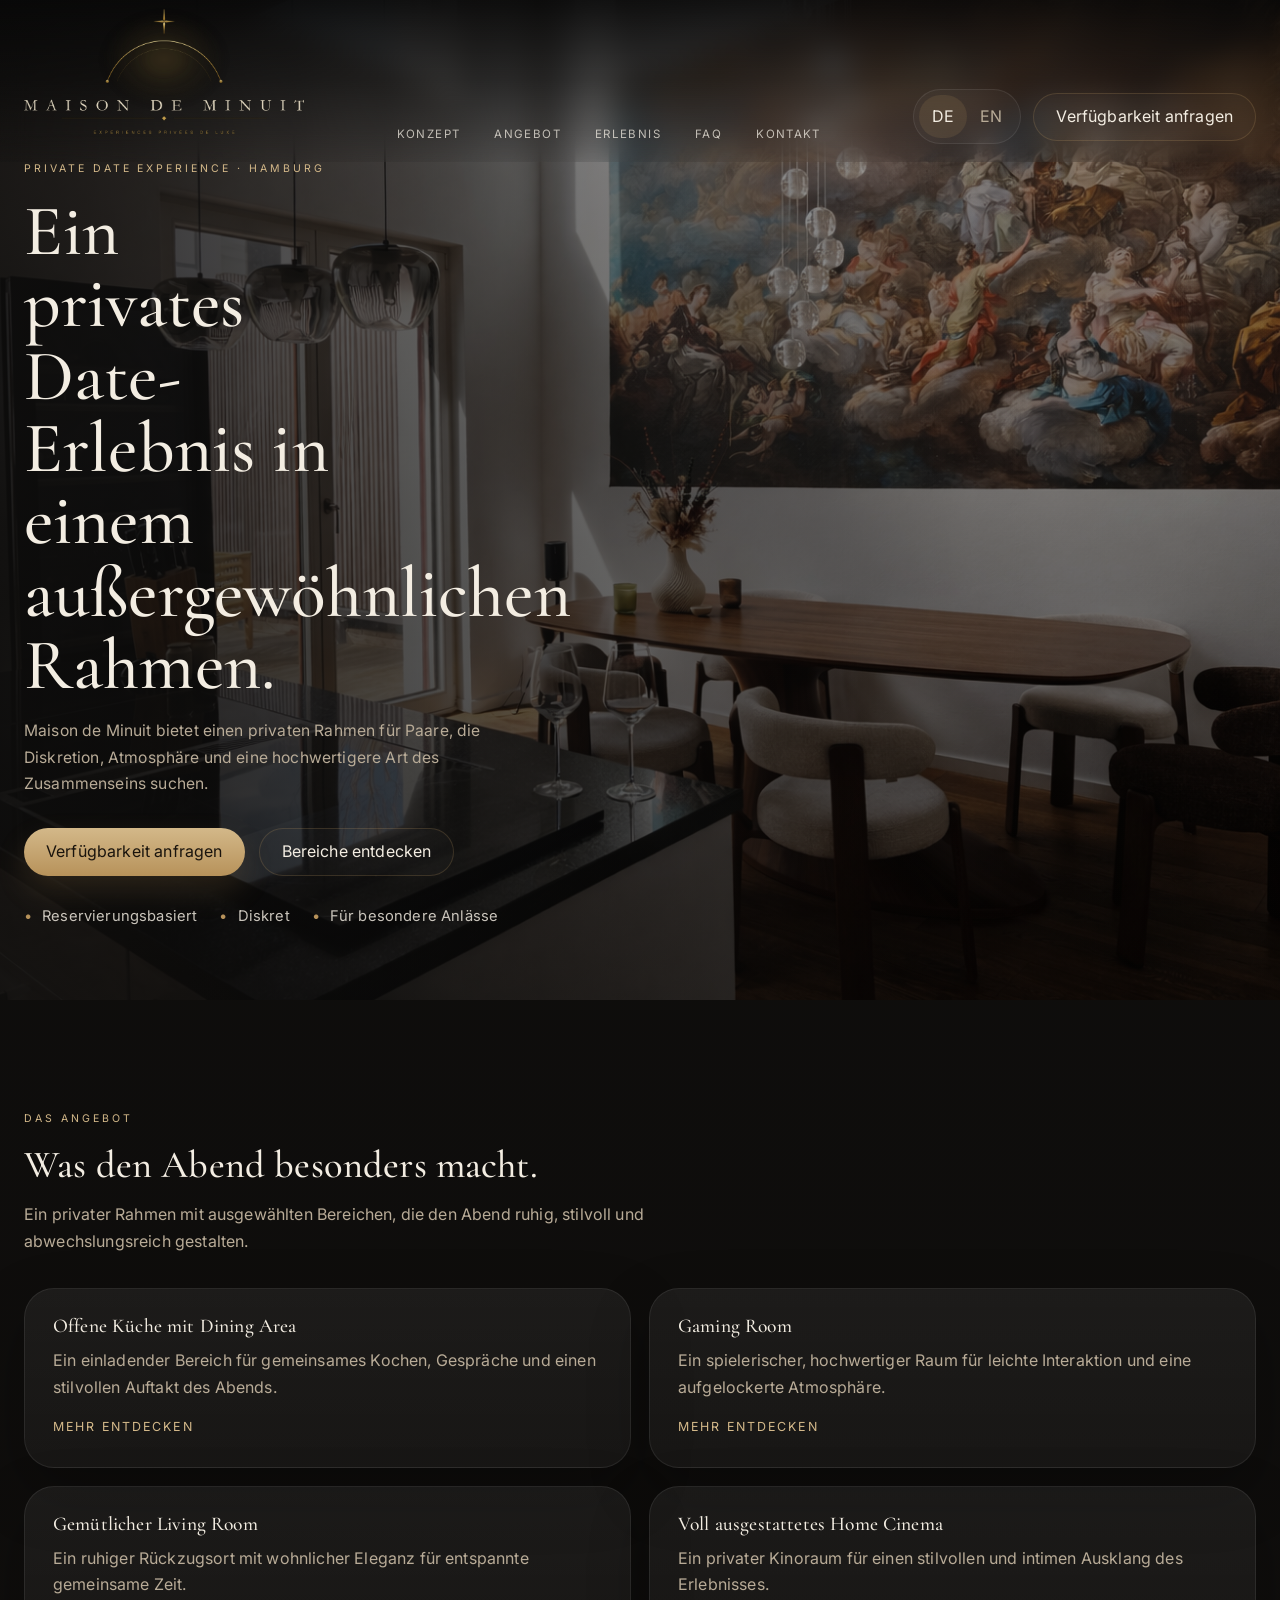
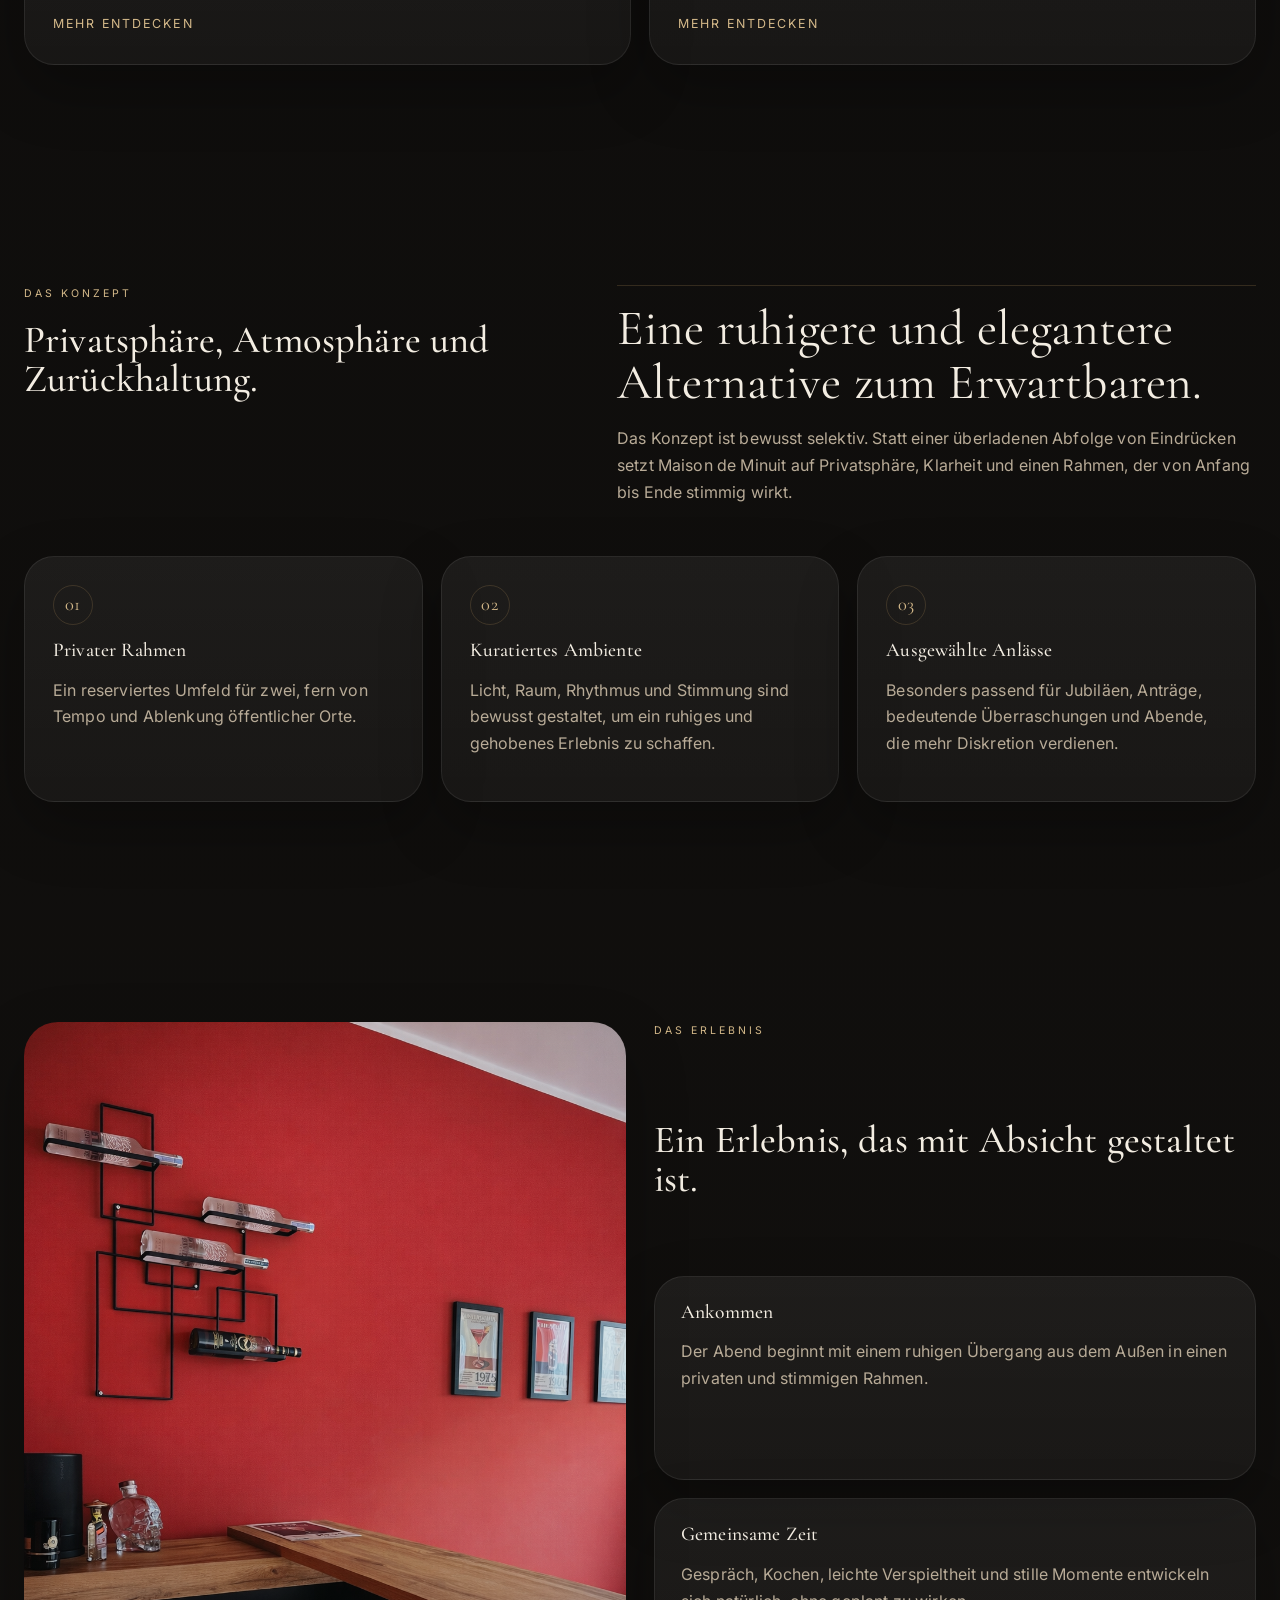
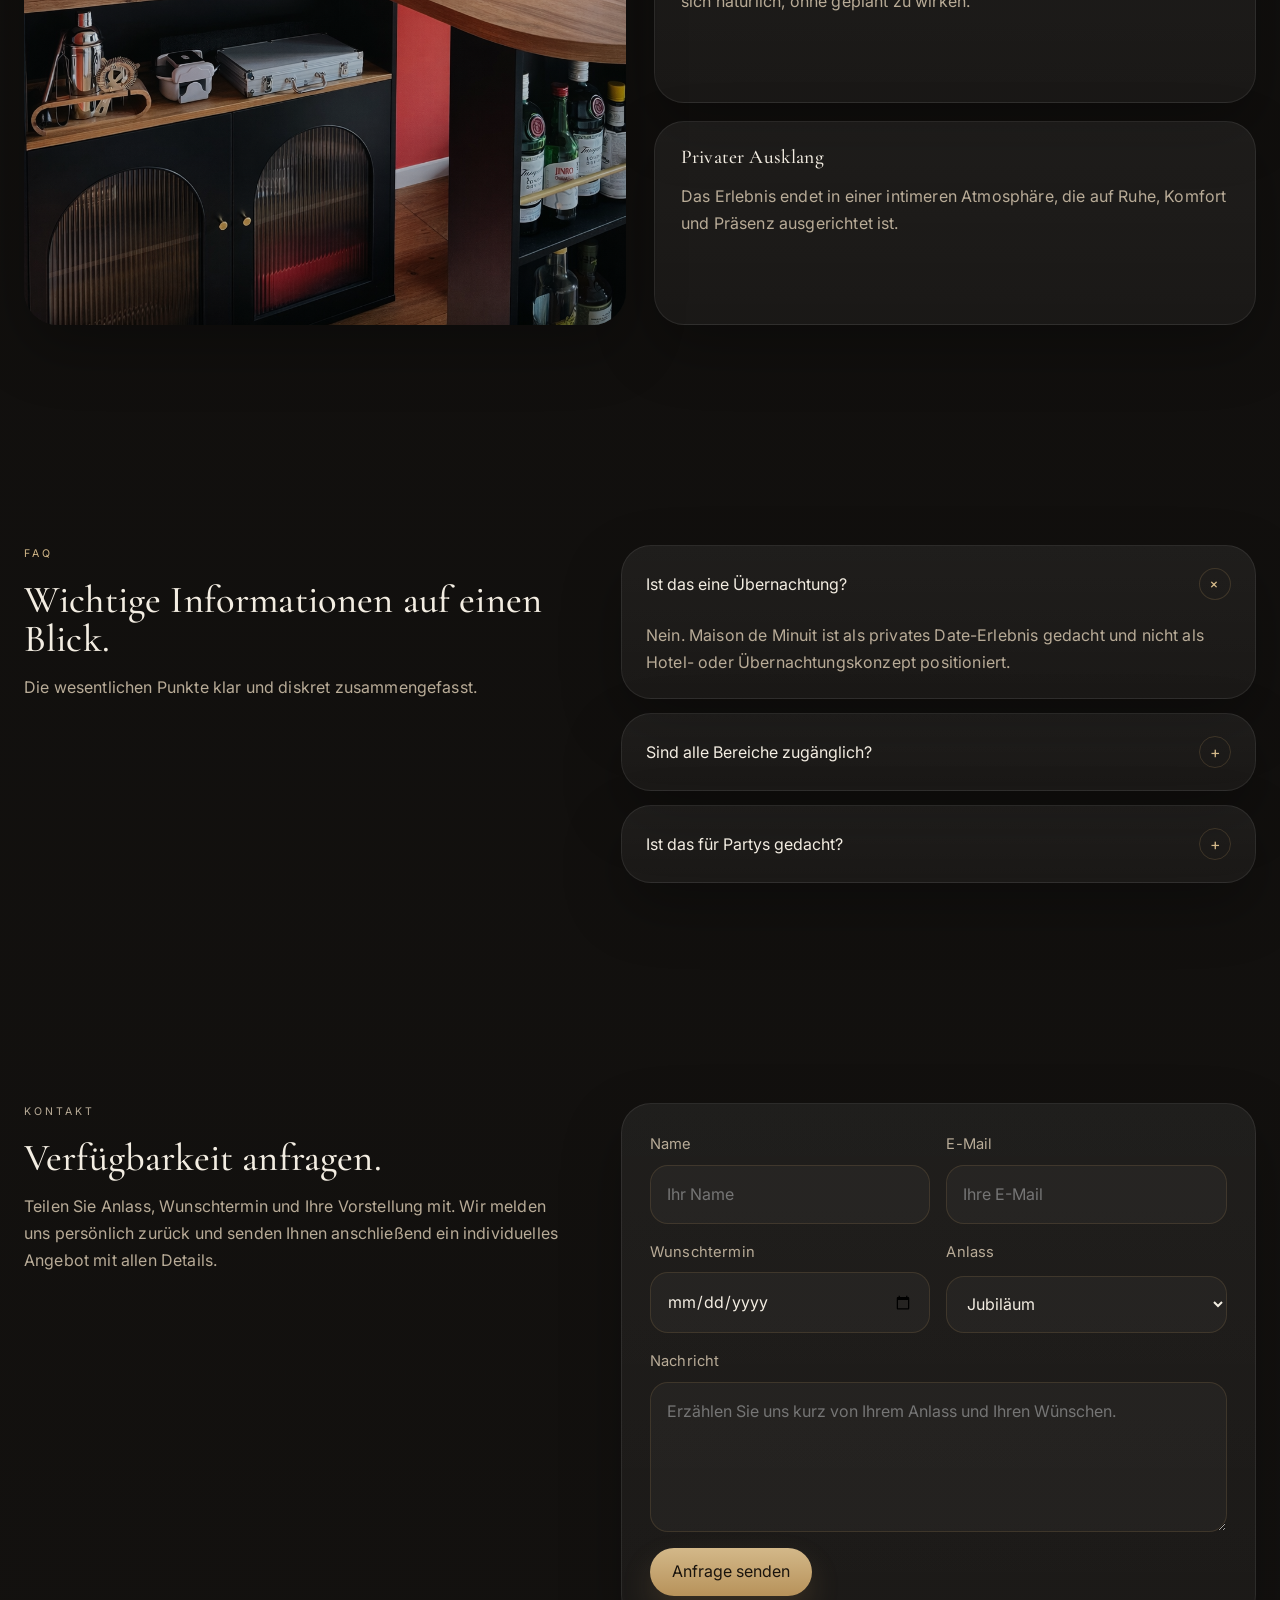
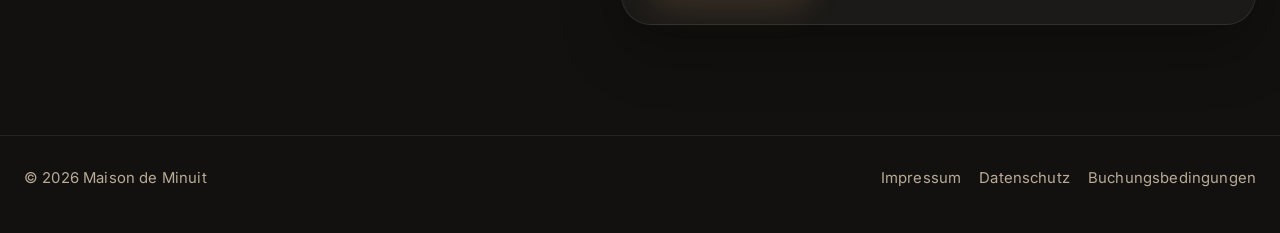
<file: index.html>
<!DOCTYPE html>
<html lang="de">
<head>
  <meta charset="UTF-8" />
  <meta name="viewport" content="width=device-width, initial-scale=1.0" />
  <title>Maison de Minuit</title>
  <meta name="description" content="Maison de Minuit – Private Date-Erlebnisse in Hamburg." />
  <link rel="preconnect" href="https://fonts.googleapis.com">
  <link rel="preconnect" href="https://fonts.gstatic.com" crossorigin>
  <link href="https://fonts.googleapis.com/css2?family=Cormorant+Garamond:wght@400;500;600;700&family=Inter:wght@300;400;500&display=swap" rel="stylesheet">
  <link rel="stylesheet" href="styles.css" />
</head>
<body>
  <header class="site-header">
    <div class="container header-inner">
      <a href="#top" class="brand" aria-label="Maison de Minuit">
        <img src="images/logo-transparent.png" alt="Maison de Minuit logo" class="brand-logo" />
      </a>

      <nav class="desktop-nav" aria-label="Hauptnavigation">
        <a href="#concept" data-i18n="navConcept">Konzept</a>
        <a href="#offer" data-i18n="navOffer">Angebot</a>
        <a href="#experience" data-i18n="navExperience">Erlebnis</a>
        <a href="#faq" data-i18n="navFaq">FAQ</a>
        <a href="#contact" data-i18n="navContact">Kontakt</a>
      </nav>

      <div class="header-actions">
        <div class="language-switch" aria-label="Language switcher">
          <button class="lang-btn active" data-lang="de" type="button">DE</button>
          <button class="lang-btn" data-lang="en" type="button">EN</button>
        </div>
        <a href="#contact" class="button button-outline" data-i18n="headerCta">Verfügbarkeit anfragen</a>
        <button class="menu-toggle" id="menuToggle" type="button" aria-label="Menü öffnen" aria-expanded="false">
          <span></span>
        </button>
      </div>
    </div>

    <div class="mobile-panel" id="mobilePanel">
      <div class="container mobile-panel-inner">
        <a href="#concept" data-i18n="navConcept">Konzept</a>
        <a href="#offer" data-i18n="navOffer">Angebot</a>
        <a href="#experience" data-i18n="navExperience">Erlebnis</a>
        <a href="#faq" data-i18n="navFaq">FAQ</a>
        <a href="#contact" data-i18n="navContact">Kontakt</a>
      </div>
    </div>
  </header>

  <main id="top">
    <section class="hero">
      <div class="container hero-inner">
        <div class="hero-copy">
          <p class="eyebrow" data-i18n="heroEyebrow">Private Date Experience · Hamburg</p>
          <h1 data-i18n="heroTitle">Ein privates Date-Erlebnis in einem außergewöhnlichen Rahmen.</h1>
          <p class="lead" data-i18n="heroText">Maison de Minuit bietet einen privaten Rahmen für Paare, die Diskretion, Atmosphäre und eine hochwertigere Art des Zusammenseins suchen.</p>
          <div class="hero-actions">
            <a href="#contact" class="button button-solid" data-i18n="heroPrimary">Verfügbarkeit anfragen</a>
            <a href="#offer" class="button button-outline" data-i18n="heroSecondary">Bereiche entdecken</a>
          </div>
          <div class="hero-meta">
            <span data-i18n="meta1">Reservierungsbasiert</span>
            <span data-i18n="meta2">Diskret</span>
            <span data-i18n="meta3">Für besondere Anlässe</span>
          </div>
        </div>
      </div>
    </section>

    <section class="section" id="offer">
      <div class="container">
        <div class="section-head offer-head">
          <p class="section-label" data-i18n="offerLabel">Das Angebot</p>
          <h2 data-i18n="offerTitle">Was den Abend besonders macht.</h2>
          <p class="muted" data-i18n="offerText">Ein privater Rahmen mit ausgewählten Bereichen, die den Abend ruhig, stilvoll und abwechslungsreich gestalten.</p>
        </div>

        <div class="offer-grid">
          <article class="offer-item offer-card" data-modal="kitchenModal">
            <h3 data-i18n="offer1Title">Offene Küche mit Dining Area</h3>
            <p data-i18n="offer1Text">Ein einladender Bereich für gemeinsames Kochen, Gespräche und einen stilvollen Auftakt des Abends.</p>
            <span class="offer-link" data-i18n="offerMore">Mehr entdecken</span>
          </article>

          <article class="offer-item offer-card" data-modal="gamingModal">
            <h3 data-i18n="offer2Title">Gaming Room</h3>
            <p data-i18n="offer2Text">Ein spielerischer, hochwertiger Raum für leichte Interaktion und eine aufgelockerte Atmosphäre.</p>
            <span class="offer-link" data-i18n="offerMore">Mehr entdecken</span>
          </article>

          <article class="offer-item offer-card" data-modal="livingModal">
            <h3 data-i18n="offer3Title">Gemütlicher Living Room</h3>
            <p data-i18n="offer3Text">Ein ruhiger Rückzugsort mit wohnlicher Eleganz für entspannte gemeinsame Zeit.</p>
            <span class="offer-link" data-i18n="offerMore">Mehr entdecken</span>
          </article>

          <article class="offer-item offer-card" data-modal="cinemaModal">
            <h3 data-i18n="offer4Title">Voll ausgestattetes Home Cinema</h3>
            <p data-i18n="offer4Text">Ein privater Kinoraum für einen stilvollen und intimen Ausklang des Erlebnisses.</p>
            <span class="offer-link" data-i18n="offerMore">Mehr entdecken</span>
          </article>
        </div>
      </div>
    </section>

    <section class="section" id="concept">
      <div class="container intro-wrap">
        <div>
          <p class="section-label" data-i18n="conceptLabel">Das Konzept</p>
          <h2 data-i18n="conceptTitle">Privatsphäre, Atmosphäre und Zurückhaltung.</h2>
        </div>
        <div>
          <div class="intro-quote" data-i18n="quoteText">Eine ruhigere und elegantere Alternative zum Erwartbaren.</div>
          <p class="muted" data-i18n="conceptText">Das Konzept ist bewusst selektiv. Statt einer überladenen Abfolge von Eindrücken setzt Maison de Minuit auf Privatsphäre, Klarheit und einen Rahmen, der von Anfang bis Ende stimmig wirkt.</p>
        </div>
      </div>

      <div class="container info-grid">
        <article class="info-block">
          <div class="detail-number">01</div>
          <h3 data-i18n="info1Title">Privater Rahmen</h3>
          <p data-i18n="info1Text">Ein reserviertes Umfeld für zwei, fern von Tempo und Ablenkung öffentlicher Orte.</p>
        </article>
        <article class="info-block">
          <div class="detail-number">02</div>
          <h3 data-i18n="info2Title">Kuratiertes Ambiente</h3>
          <p data-i18n="info2Text">Licht, Raum, Rhythmus und Stimmung sind bewusst gestaltet, um ein ruhiges und gehobenes Erlebnis zu schaffen.</p>
        </article>
        <article class="info-block">
          <div class="detail-number">03</div>
          <h3 data-i18n="info3Title">Ausgewählte Anlässe</h3>
          <p data-i18n="info3Text">Besonders passend für Jubiläen, Anträge, bedeutende Überraschungen und Abende, die mehr Diskretion verdienen.</p>
        </article>
      </div>
    </section>

    <section class="section" id="experience">
      <div class="container details-wrap">
   <div class="details-visual">
  <img src="./images/backgroundpic.png" alt="Game" />
</div>
        <div class="details-list">
          <p class="section-label" data-i18n="experienceLabel">Das Erlebnis</p>
          <h2 data-i18n="experienceTitle">Ein Erlebnis, das mit Absicht gestaltet ist.</h2>
          <div class="detail">
            <h3 data-i18n="detail1Title">Ankommen</h3>
            <p data-i18n="detail1Text">Der Abend beginnt mit einem ruhigen Übergang aus dem Außen in einen privaten und stimmigen Rahmen.</p>
          </div>
          <div class="detail">
            <h3 data-i18n="detail2Title">Gemeinsame Zeit</h3>
            <p data-i18n="detail2Text">Gespräch, Kochen, leichte Verspieltheit und stille Momente entwickeln sich natürlich, ohne geplant zu wirken.</p>
          </div>
          <div class="detail">
            <h3 data-i18n="detail3Title">Privater Ausklang</h3>
            <p data-i18n="detail3Text">Das Erlebnis endet in einer intimeren Atmosphäre, die auf Ruhe, Komfort und Präsenz ausgerichtet ist.</p>
          </div>
        </div>
      </div>
    </section>

    <section class="section" id="faq">
      <div class="container faq-grid">
        <div>
          <p class="section-label">FAQ</p>
          <h2 data-i18n="faqTitle">Wichtige Informationen auf einen Blick.</h2>
          <p class="muted" data-i18n="faqText">Die wesentlichen Punkte klar und diskret zusammengefasst.</p>
        </div>
        <div class="faq-list">
          <div class="faq-item open">
            <button class="faq-question" type="button">
              <span data-i18n="faq1Q">Ist das eine Übernachtung?</span>
              <span class="faq-icon">+</span>
            </button>
            <div class="faq-answer">
              <p data-i18n="faq1A">Nein. Maison de Minuit ist als privates Date-Erlebnis gedacht und nicht als Hotel- oder Übernachtungskonzept positioniert.</p>
            </div>
          </div>

          <div class="faq-item">
            <button class="faq-question" type="button">
              <span data-i18n="faq2Q">Sind alle Bereiche zugänglich?</span>
              <span class="faq-icon">+</span>
            </button>
            <div class="faq-answer">
              <p data-i18n="faq2A">Nein. Nur freigegebene Bereiche gehören zum Erlebnis. Private Zonen bleiben geschlossen.</p>
            </div>
          </div>

          <div class="faq-item">
            <button class="faq-question" type="button">
              <span data-i18n="faq3Q">Ist das für Partys gedacht?</span>
              <span class="faq-icon">+</span>
            </button>
            <div class="faq-answer">
              <p data-i18n="faq3A">Nein. Das Konzept richtet sich an stilvolle, private Abende für Paare und nicht an Partys oder größere Gruppen.</p>
            </div>
          </div>
        </div>
      </div>
    </section>

    <section class="section" id="contact">
      <div class="container contact-grid">
        <div class="contact-copy">
          <p class="section-label" data-i18n="contactLabel">Kontakt</p>
          <h2 data-i18n="contactTitle">Verfügbarkeit anfragen.</h2>
          <p data-i18n="contactText">Teilen Sie Anlass, Wunschtermin und Ihre Vorstellung mit. Wir melden uns persönlich zurück und senden Ihnen anschließend ein individuelles Angebot mit allen Details.</p>
        </div>

        <form class="contact-form">
          <div class="form-row">
            <div class="form-field">
              <label for="name" data-i18n="formName">Name</label>
              <input id="name" type="text" placeholder="Ihr Name" />
            </div>
            <div class="form-field">
              <label for="email" data-i18n="formEmail">E-Mail</label>
              <input id="email" type="email" placeholder="Ihre E-Mail" />
            </div>
          </div>

          <div class="form-row">
            <div class="form-field">
              <label for="date" data-i18n="formDate">Wunschtermin</label>
              <input id="date" type="date" />
            </div>
            <div class="form-field">
              <label for="occasion" data-i18n="formOccasion">Anlass</label>
              <select id="occasion">
                <option data-i18n="option1">Jubiläum</option>
                <option data-i18n="option2">Geburtstag</option>
                <option data-i18n="option3">Antrag</option>
                <option data-i18n="option4">Date Night</option>
                <option data-i18n="option5">Sonstiges</option>
              </select>
            </div>
          </div>

          <div class="form-field">
            <label for="message" data-i18n="formMessage">Nachricht</label>
            <textarea id="message" placeholder="Erzählen Sie uns kurz von Ihrem Anlass und Ihren Wünschen."></textarea>
          </div>

          <button class="button button-solid" type="submit" data-i18n="formSubmit">Anfrage senden</button>
        </form>
      </div>
    </section>
  </main>

  <footer class="footer">
    <div class="container footer-wrap">
      <div>© <span id="year"></span> Maison de Minuit</div>
      <div class="footer-links">
        <a href="impressum.html">Impressum</a>
        <a href="datenschutz.html">Datenschutz</a>
        <a href="buchungsbedingungen.html">Buchungsbedingungen</a>
      </div>
    </div>
  </footer>

  <!-- MODALS -->
  <div class="modal-overlay" id="kitchenModal" aria-hidden="true">
    <div class="modal-box">
      <button class="modal-close" type="button" aria-label="Close modal">×</button>
      <div class="modal-media">
        <img src="images/dining.png" alt="Open kitchen and dining area" />
      </div>
      <div class="modal-content">
        <p class="section-label" data-i18n="modalKitchenLabel">Open Kitchen & Dining Area</p>
        <h2 data-i18n="modalKitchenTitle">Ein stilvoller Beginn des Abends.</h2>
        <p data-i18n="modalKitchenText">Die offene Küche mit Dining Area schafft einen natürlichen Rahmen für gemeinsames Kochen, Gespräche und einen ruhigen, hochwertigen Einstieg in das Erlebnis. Sie verbindet Großzügigkeit mit Wohnlichkeit und eignet sich ideal für einen entspannten Start in den Abend.</p>
        <ul class="modal-highlights">
          <li data-i18n="modalKitchenPoint1">Open-plan layout</li>
          <li data-i18n="modalKitchenPoint2">Dining atmosphere</li>
          <li data-i18n="modalKitchenPoint3">Ideal for shared moments</li>
        </ul>
      </div>
    </div>
  </div>

  <div class="modal-overlay" id="gamingModal" aria-hidden="true">
    <div class="modal-box">
      <button class="modal-close" type="button" aria-label="Close modal">×</button>
      <div class="modal-media">
        <img src="images/game.png" alt="Gaming room" />
      </div>
      <div class="modal-content">
        <p class="section-label" data-i18n="modalGamingLabel">Gaming Room</p>
        <h2 data-i18n="modalGamingTitle">Leichte Interaktion, elegant inszeniert.</h2>
        <p data-i18n="modalGamingText">Der Gaming Room bringt eine spielerische Dynamik in das Erlebnis, ohne an Stil zu verlieren. Er ist dafür gedacht, den Abend aufzulockern, gemeinsam zu lachen und eine entspannte, besondere Atmosphäre zu schaffen.</p>
        <ul class="modal-highlights">
          <li data-i18n="modalGamingPoint1">Relaxed interaction</li>
          <li data-i18n="modalGamingPoint2">Playful energy</li>
          <li data-i18n="modalGamingPoint3">Private setting</li>
        </ul>
      </div>
    </div>
  </div>

  <div class="modal-overlay" id="livingModal" aria-hidden="true">
    <div class="modal-box">
      <button class="modal-close" type="button" aria-label="Close modal">×</button>
      <div class="modal-media">
        <img src="images/living.png" alt="Living room" />
      </div>
      <div class="modal-content">
        <p class="section-label" data-i18n="modalLivingLabel">Living Room</p>
        <h2 data-i18n="modalLivingTitle">Ein ruhiger Raum für gemeinsame Zeit.</h2>
        <p data-i18n="modalLivingText">Der Living Room ist als stilvoller Rückzugsort gedacht – warm, ruhig und wohnlich. Er schafft einen Rahmen für entspannte Gespräche, Nähe und die Art von gemeinsamer Zeit, die sich bewusst hochwertig anfühlen soll.</p>
        <ul class="modal-highlights">
          <li data-i18n="modalLivingPoint1">Warm atmosphere</li>
          <li data-i18n="modalLivingPoint2">Elegant design</li>
          <li data-i18n="modalLivingPoint3">Comfort & calm</li>
        </ul>
      </div>
    </div>
  </div>

  <div class="modal-overlay" id="cinemaModal" aria-hidden="true">
    <div class="modal-box">
      <button class="modal-close" type="button" aria-label="Close modal">×</button>
      <div class="modal-media">
        <img src="images/cinema.png" alt="Home cinema" />
      </div>
      <div class="modal-content">
        <p class="section-label" data-i18n="modalCinemaLabel">Home Cinema</p>
        <h2 data-i18n="modalCinemaTitle">Ein intimer Ausklang mit Kinoatmosphäre.</h2>
        <p data-i18n="modalCinemaText">Das Home Cinema bietet einen ruhigen, immersiven Abschluss des Abends. Es verbindet Komfort mit Privatsphäre und schafft eine Atmosphäre, die bewusst auf gemeinsame Präsenz und einen besonderen Ausklang ausgerichtet ist.</p>
        <ul class="modal-highlights">
          <li data-i18n="modalCinemaPoint1">Private cinema feeling</li>
          <li data-i18n="modalCinemaPoint2">Cozy closing moment</li>
          <li data-i18n="modalCinemaPoint3">Immersive atmosphere</li>
        </ul>
      </div>
    </div>
  </div>

  <script src="script.js"></script>
</body>
</html>
</file>
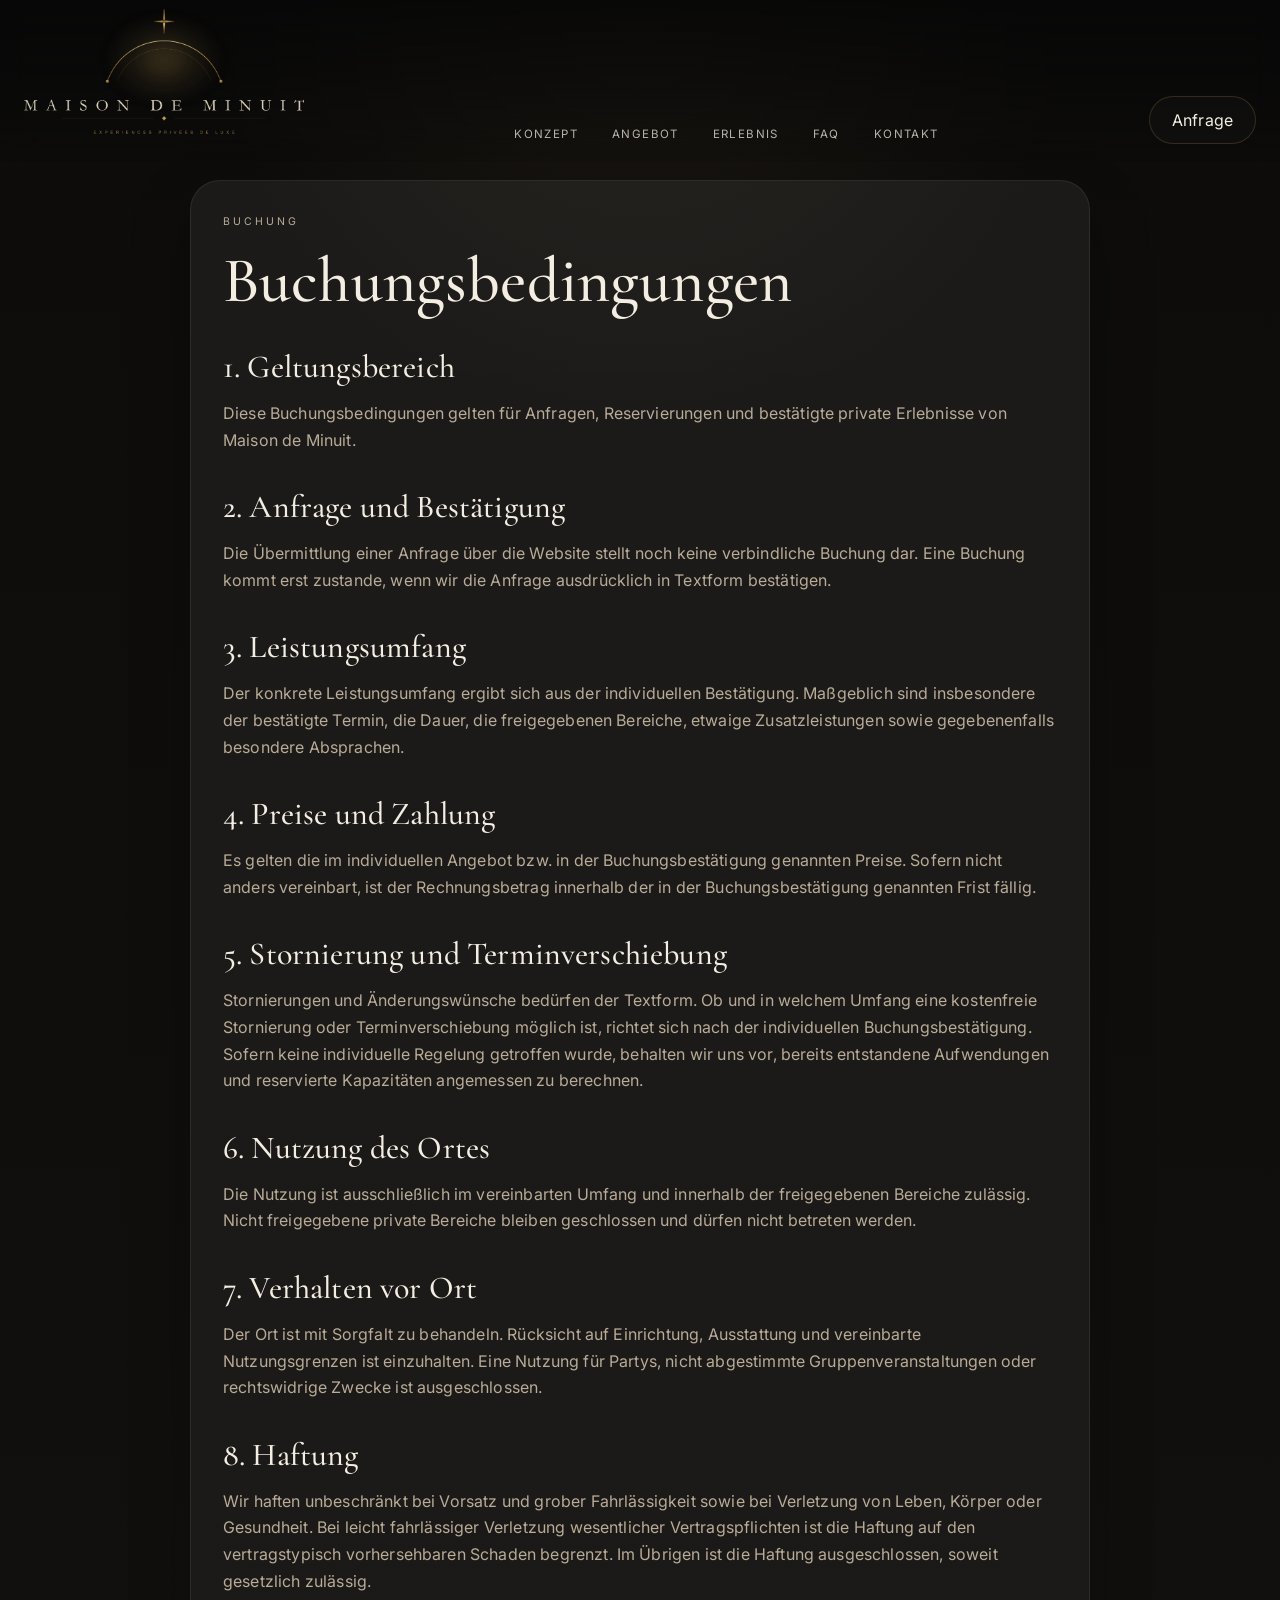
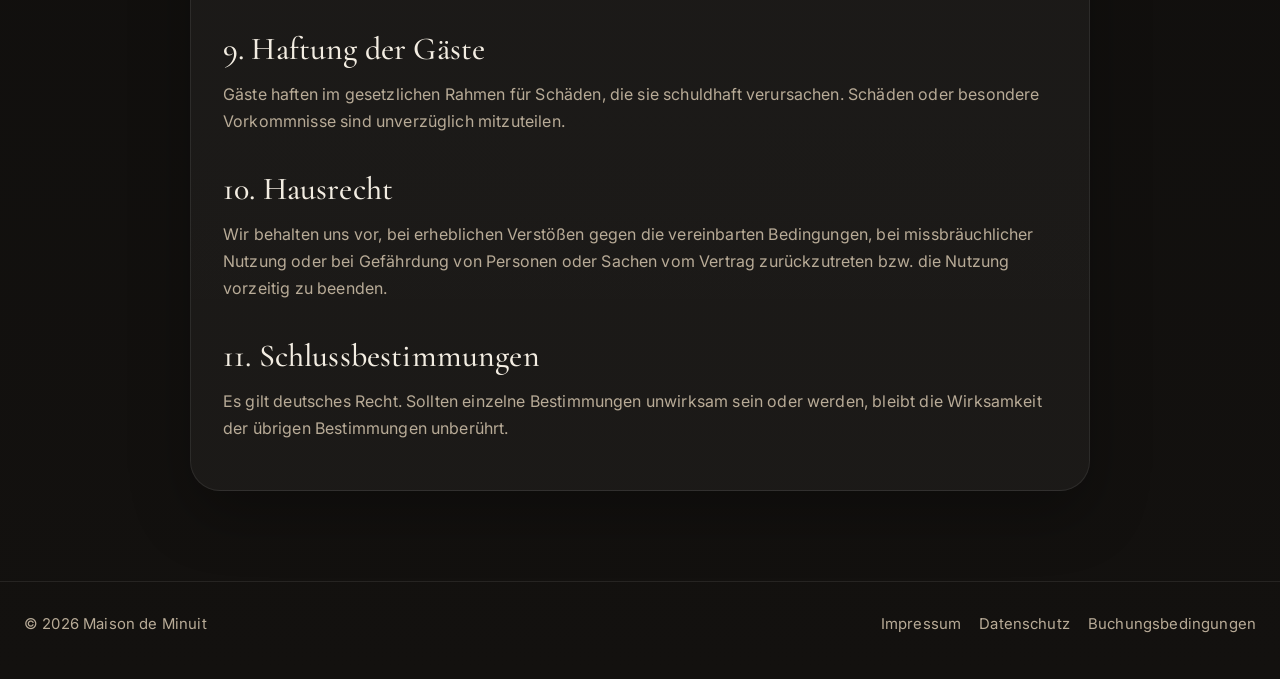
<file: buchungsbedingungen.html>
<!DOCTYPE html>
<html lang="de">
<head>
  <meta charset="UTF-8" />
  <meta name="viewport" content="width=device-width, initial-scale=1.0" />
  <title>Buchungsbedingungen | Maison de Minuit</title>
  <meta name="description" content="Buchungsbedingungen von Maison de Minuit." />
  <link rel="preconnect" href="https://fonts.googleapis.com">
  <link rel="preconnect" href="https://fonts.gstatic.com" crossorigin>
  <link href="https://fonts.googleapis.com/css2?family=Cormorant+Garamond:wght@400;500;600;700&family=Inter:wght@300;400;500&display=swap" rel="stylesheet">
  <link rel="stylesheet" href="styles.css" />
</head>
<body>
  <header class="site-header">
    <div class="container header-inner">
      <a href="index.html" class="brand" aria-label="Maison de Minuit">
        <img src="images/logo-transparent.png" alt="Maison de Minuit logo" class="brand-logo" />
      </a>

      <nav class="desktop-nav" aria-label="Hauptnavigation">
        <a href="index.html#concept">Konzept</a>
        <a href="index.html#offer">Angebot</a>
        <a href="index.html#experience">Erlebnis</a>
        <a href="index.html#faq">FAQ</a>
        <a href="index.html#contact">Kontakt</a>
      </nav>

      <div class="header-actions">
        <a href="index.html#contact" class="button button-outline">Anfrage</a>
      </div>
    </div>
  </header>

  <main class="legal-page">
    <div class="container legal-wrap">
      <div class="legal-card">
        <p class="eyebrow">Buchung</p>
        <h1>Buchungsbedingungen</h1>

        <h2>1. Geltungsbereich</h2>
        <p>
          Diese Buchungsbedingungen gelten für Anfragen, Reservierungen und bestätigte private Erlebnisse von Maison de Minuit.
        </p>

        <h2>2. Anfrage und Bestätigung</h2>
        <p>
          Die Übermittlung einer Anfrage über die Website stellt noch keine verbindliche Buchung dar. Eine Buchung kommt erst zustande, wenn wir die Anfrage ausdrücklich in Textform bestätigen.
        </p>

        <h2>3. Leistungsumfang</h2>
        <p>
          Der konkrete Leistungsumfang ergibt sich aus der individuellen Bestätigung. Maßgeblich sind insbesondere der bestätigte Termin, die Dauer, die freigegebenen Bereiche, etwaige Zusatzleistungen sowie gegebenenfalls besondere Absprachen.
        </p>

        <h2>4. Preise und Zahlung</h2>
        <p>
          Es gelten die im individuellen Angebot bzw. in der Buchungsbestätigung genannten Preise. Sofern nicht anders vereinbart, ist der Rechnungsbetrag innerhalb der in der Buchungsbestätigung genannten Frist fällig.
        </p>

        <h2>5. Stornierung und Terminverschiebung</h2>
        <p>
          Stornierungen und Änderungswünsche bedürfen der Textform. Ob und in welchem Umfang eine kostenfreie Stornierung oder Terminverschiebung möglich ist, richtet sich nach der individuellen Buchungsbestätigung. Sofern keine individuelle Regelung getroffen wurde, behalten wir uns vor, bereits entstandene Aufwendungen und reservierte Kapazitäten angemessen zu berechnen.
        </p>

        <h2>6. Nutzung des Ortes</h2>
        <p>
          Die Nutzung ist ausschließlich im vereinbarten Umfang und innerhalb der freigegebenen Bereiche zulässig. Nicht freigegebene private Bereiche bleiben geschlossen und dürfen nicht betreten werden.
        </p>

        <h2>7. Verhalten vor Ort</h2>
        <p>
          Der Ort ist mit Sorgfalt zu behandeln. Rücksicht auf Einrichtung, Ausstattung und vereinbarte Nutzungsgrenzen ist einzuhalten. Eine Nutzung für Partys, nicht abgestimmte Gruppenveranstaltungen oder rechtswidrige Zwecke ist ausgeschlossen.
        </p>

        <h2>8. Haftung</h2>
        <p>
          Wir haften unbeschränkt bei Vorsatz und grober Fahrlässigkeit sowie bei Verletzung von Leben, Körper oder Gesundheit. Bei leicht fahrlässiger Verletzung wesentlicher Vertragspflichten ist die Haftung auf den vertragstypisch vorhersehbaren Schaden begrenzt. Im Übrigen ist die Haftung ausgeschlossen, soweit gesetzlich zulässig.
        </p>

        <h2>9. Haftung der Gäste</h2>
        <p>
          Gäste haften im gesetzlichen Rahmen für Schäden, die sie schuldhaft verursachen. Schäden oder besondere Vorkommnisse sind unverzüglich mitzuteilen.
        </p>

        <h2>10. Hausrecht</h2>
        <p>
          Wir behalten uns vor, bei erheblichen Verstößen gegen die vereinbarten Bedingungen, bei missbräuchlicher Nutzung oder bei Gefährdung von Personen oder Sachen vom Vertrag zurückzutreten bzw. die Nutzung vorzeitig zu beenden.
        </p>

        <h2>11. Schlussbestimmungen</h2>
        <p>
          Es gilt deutsches Recht. Sollten einzelne Bestimmungen unwirksam sein oder werden, bleibt die Wirksamkeit der übrigen Bestimmungen unberührt.
        </p>
      </div>
    </div>
  </main>

  <footer class="footer">
    <div class="container footer-wrap">
      <div>© <span id="year"></span> Maison de Minuit</div>
      <div class="footer-links">
        <a href="impressum.html">Impressum</a>
        <a href="datenschutz.html">Datenschutz</a>
        <a href="buchungsbedingungen.html">Buchungsbedingungen</a>
      </div>
    </div>
  </footer>

  <script src="script.js"></script>
</body>
</html>
</file>
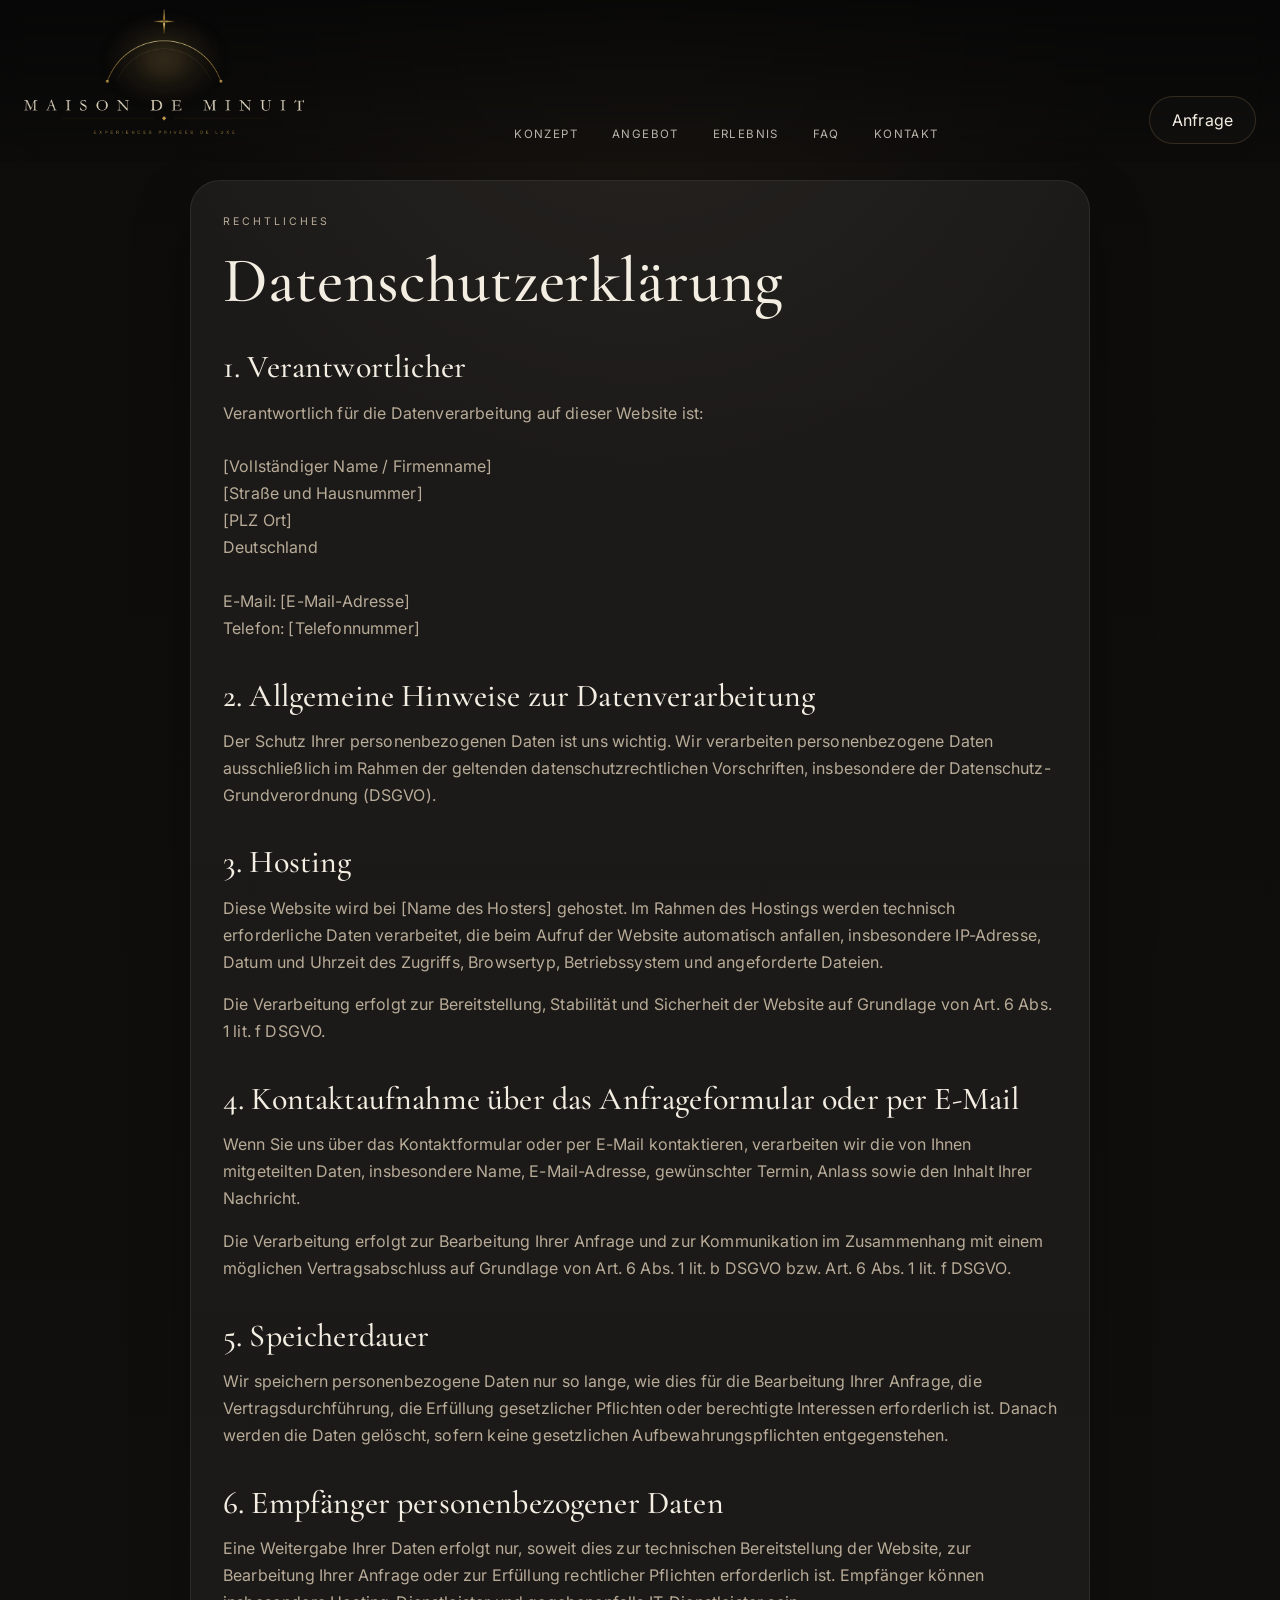
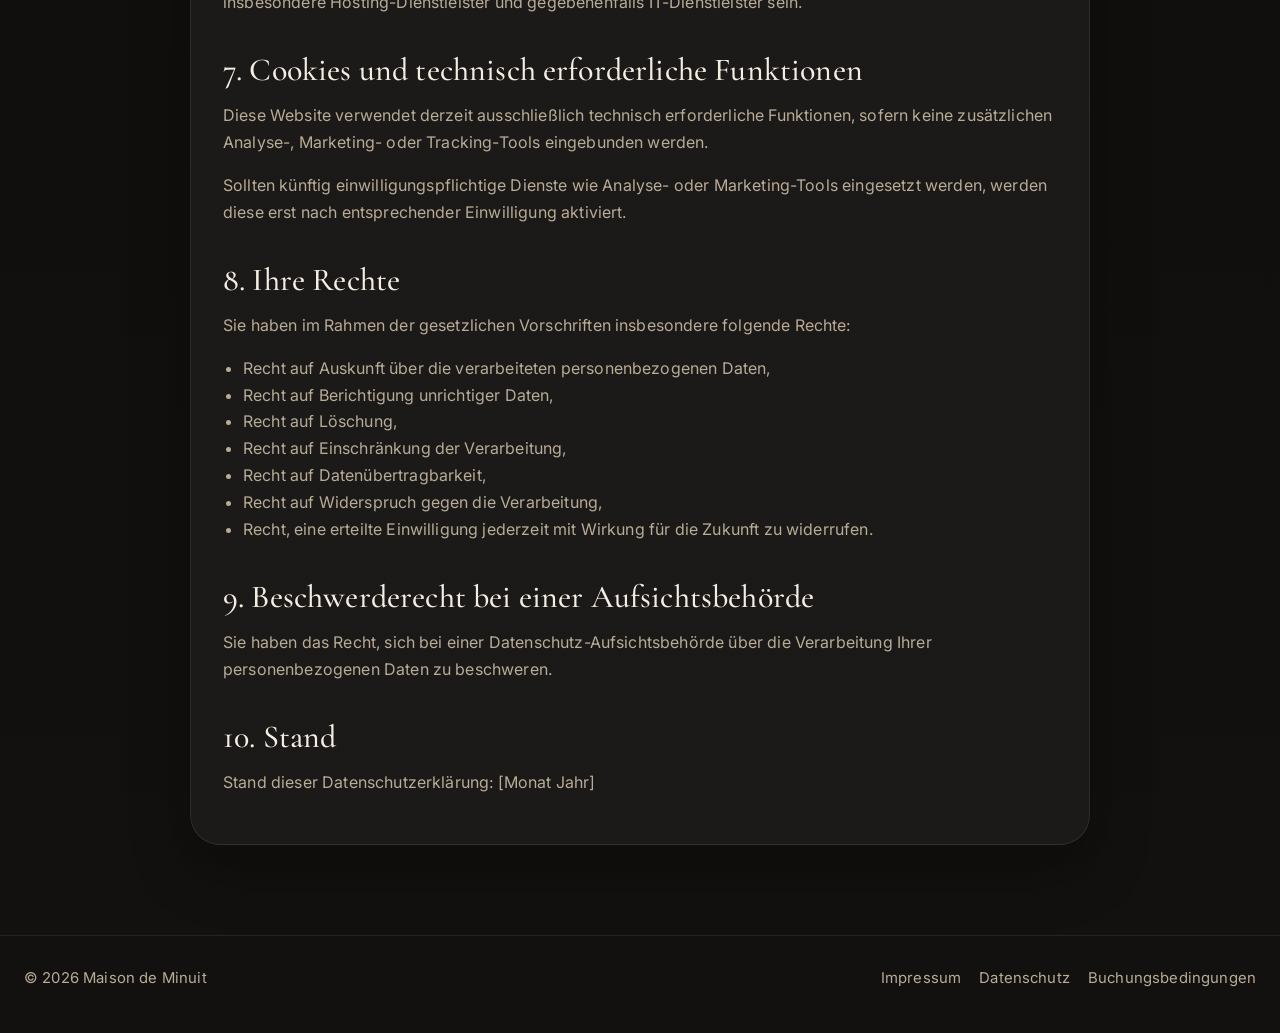
<file: datenschutz.html>
<!DOCTYPE html>
<html lang="de">
<head>
  <meta charset="UTF-8" />
  <meta name="viewport" content="width=device-width, initial-scale=1.0" />
  <title>Datenschutz | Maison de Minuit</title>
  <meta name="description" content="Datenschutzerklärung von Maison de Minuit." />
  <link rel="preconnect" href="https://fonts.googleapis.com">
  <link rel="preconnect" href="https://fonts.gstatic.com" crossorigin>
  <link href="https://fonts.googleapis.com/css2?family=Cormorant+Garamond:wght@400;500;600;700&family=Inter:wght@300;400;500&display=swap" rel="stylesheet">
  <link rel="stylesheet" href="styles.css" />
</head>
<body>
  <header class="site-header">
    <div class="container header-inner">
      <a href="index.html" class="brand" aria-label="Maison de Minuit">
        <img src="images/logo-transparent.png" alt="Maison de Minuit logo" class="brand-logo" />
      </a>

      <nav class="desktop-nav" aria-label="Hauptnavigation">
        <a href="index.html#concept">Konzept</a>
        <a href="index.html#offer">Angebot</a>
        <a href="index.html#experience">Erlebnis</a>
        <a href="index.html#faq">FAQ</a>
        <a href="index.html#contact">Kontakt</a>
      </nav>

      <div class="header-actions">
        <a href="index.html#contact" class="button button-outline">Anfrage</a>
      </div>
    </div>
  </header>

  <main class="legal-page">
    <div class="container legal-wrap">
      <div class="legal-card">
        <p class="eyebrow">Rechtliches</p>
        <h1>Datenschutzerklärung</h1>

        <h2>1. Verantwortlicher</h2>
        <p>
          Verantwortlich für die Datenverarbeitung auf dieser Website ist:<br><br>
          [Vollständiger Name / Firmenname]<br>
          [Straße und Hausnummer]<br>
          [PLZ Ort]<br>
          Deutschland<br><br>
          E-Mail: [E-Mail-Adresse]<br>
          Telefon: [Telefonnummer]
        </p>

        <h2>2. Allgemeine Hinweise zur Datenverarbeitung</h2>
        <p>
          Der Schutz Ihrer personenbezogenen Daten ist uns wichtig. Wir verarbeiten personenbezogene Daten ausschließlich im Rahmen der geltenden datenschutzrechtlichen Vorschriften, insbesondere der Datenschutz-Grundverordnung (DSGVO).
        </p>

        <h2>3. Hosting</h2>
        <p>
          Diese Website wird bei [Name des Hosters] gehostet. Im Rahmen des Hostings werden technisch erforderliche Daten verarbeitet, die beim Aufruf der Website automatisch anfallen, insbesondere IP-Adresse, Datum und Uhrzeit des Zugriffs, Browsertyp, Betriebssystem und angeforderte Dateien.
        </p>
        <p>
          Die Verarbeitung erfolgt zur Bereitstellung, Stabilität und Sicherheit der Website auf Grundlage von Art. 6 Abs. 1 lit. f DSGVO.
        </p>

        <h2>4. Kontaktaufnahme über das Anfrageformular oder per E-Mail</h2>
        <p>
          Wenn Sie uns über das Kontaktformular oder per E-Mail kontaktieren, verarbeiten wir die von Ihnen mitgeteilten Daten, insbesondere Name, E-Mail-Adresse, gewünschter Termin, Anlass sowie den Inhalt Ihrer Nachricht.
        </p>
        <p>
          Die Verarbeitung erfolgt zur Bearbeitung Ihrer Anfrage und zur Kommunikation im Zusammenhang mit einem möglichen Vertragsabschluss auf Grundlage von Art. 6 Abs. 1 lit. b DSGVO bzw. Art. 6 Abs. 1 lit. f DSGVO.
        </p>

        <h2>5. Speicherdauer</h2>
        <p>
          Wir speichern personenbezogene Daten nur so lange, wie dies für die Bearbeitung Ihrer Anfrage, die Vertragsdurchführung, die Erfüllung gesetzlicher Pflichten oder berechtigte Interessen erforderlich ist. Danach werden die Daten gelöscht, sofern keine gesetzlichen Aufbewahrungspflichten entgegenstehen.
        </p>

        <h2>6. Empfänger personenbezogener Daten</h2>
        <p>
          Eine Weitergabe Ihrer Daten erfolgt nur, soweit dies zur technischen Bereitstellung der Website, zur Bearbeitung Ihrer Anfrage oder zur Erfüllung rechtlicher Pflichten erforderlich ist. Empfänger können insbesondere Hosting-Dienstleister und gegebenenfalls IT-Dienstleister sein.
        </p>

        <h2>7. Cookies und technisch erforderliche Funktionen</h2>
        <p>
          Diese Website verwendet derzeit ausschließlich technisch erforderliche Funktionen, sofern keine zusätzlichen Analyse-, Marketing- oder Tracking-Tools eingebunden werden.
        </p>
        <p>
          Sollten künftig einwilligungspflichtige Dienste wie Analyse- oder Marketing-Tools eingesetzt werden, werden diese erst nach entsprechender Einwilligung aktiviert.
        </p>

        <h2>8. Ihre Rechte</h2>
        <p>Sie haben im Rahmen der gesetzlichen Vorschriften insbesondere folgende Rechte:</p>
        <ul>
          <li>Recht auf Auskunft über die verarbeiteten personenbezogenen Daten,</li>
          <li>Recht auf Berichtigung unrichtiger Daten,</li>
          <li>Recht auf Löschung,</li>
          <li>Recht auf Einschränkung der Verarbeitung,</li>
          <li>Recht auf Datenübertragbarkeit,</li>
          <li>Recht auf Widerspruch gegen die Verarbeitung,</li>
          <li>Recht, eine erteilte Einwilligung jederzeit mit Wirkung für die Zukunft zu widerrufen.</li>
        </ul>

        <h2>9. Beschwerderecht bei einer Aufsichtsbehörde</h2>
        <p>
          Sie haben das Recht, sich bei einer Datenschutz-Aufsichtsbehörde über die Verarbeitung Ihrer personenbezogenen Daten zu beschweren.
        </p>

        <h2>10. Stand</h2>
        <p>Stand dieser Datenschutzerklärung: [Monat Jahr]</p>
      </div>
    </div>
  </main>

  <footer class="footer">
    <div class="container footer-wrap">
      <div>© <span id="year"></span> Maison de Minuit</div>
      <div class="footer-links">
        <a href="impressum.html">Impressum</a>
        <a href="datenschutz.html">Datenschutz</a>
        <a href="buchungsbedingungen.html">Buchungsbedingungen</a>
      </div>
    </div>
  </footer>

  <script src="script.js"></script>
</body>
</html>
</file>
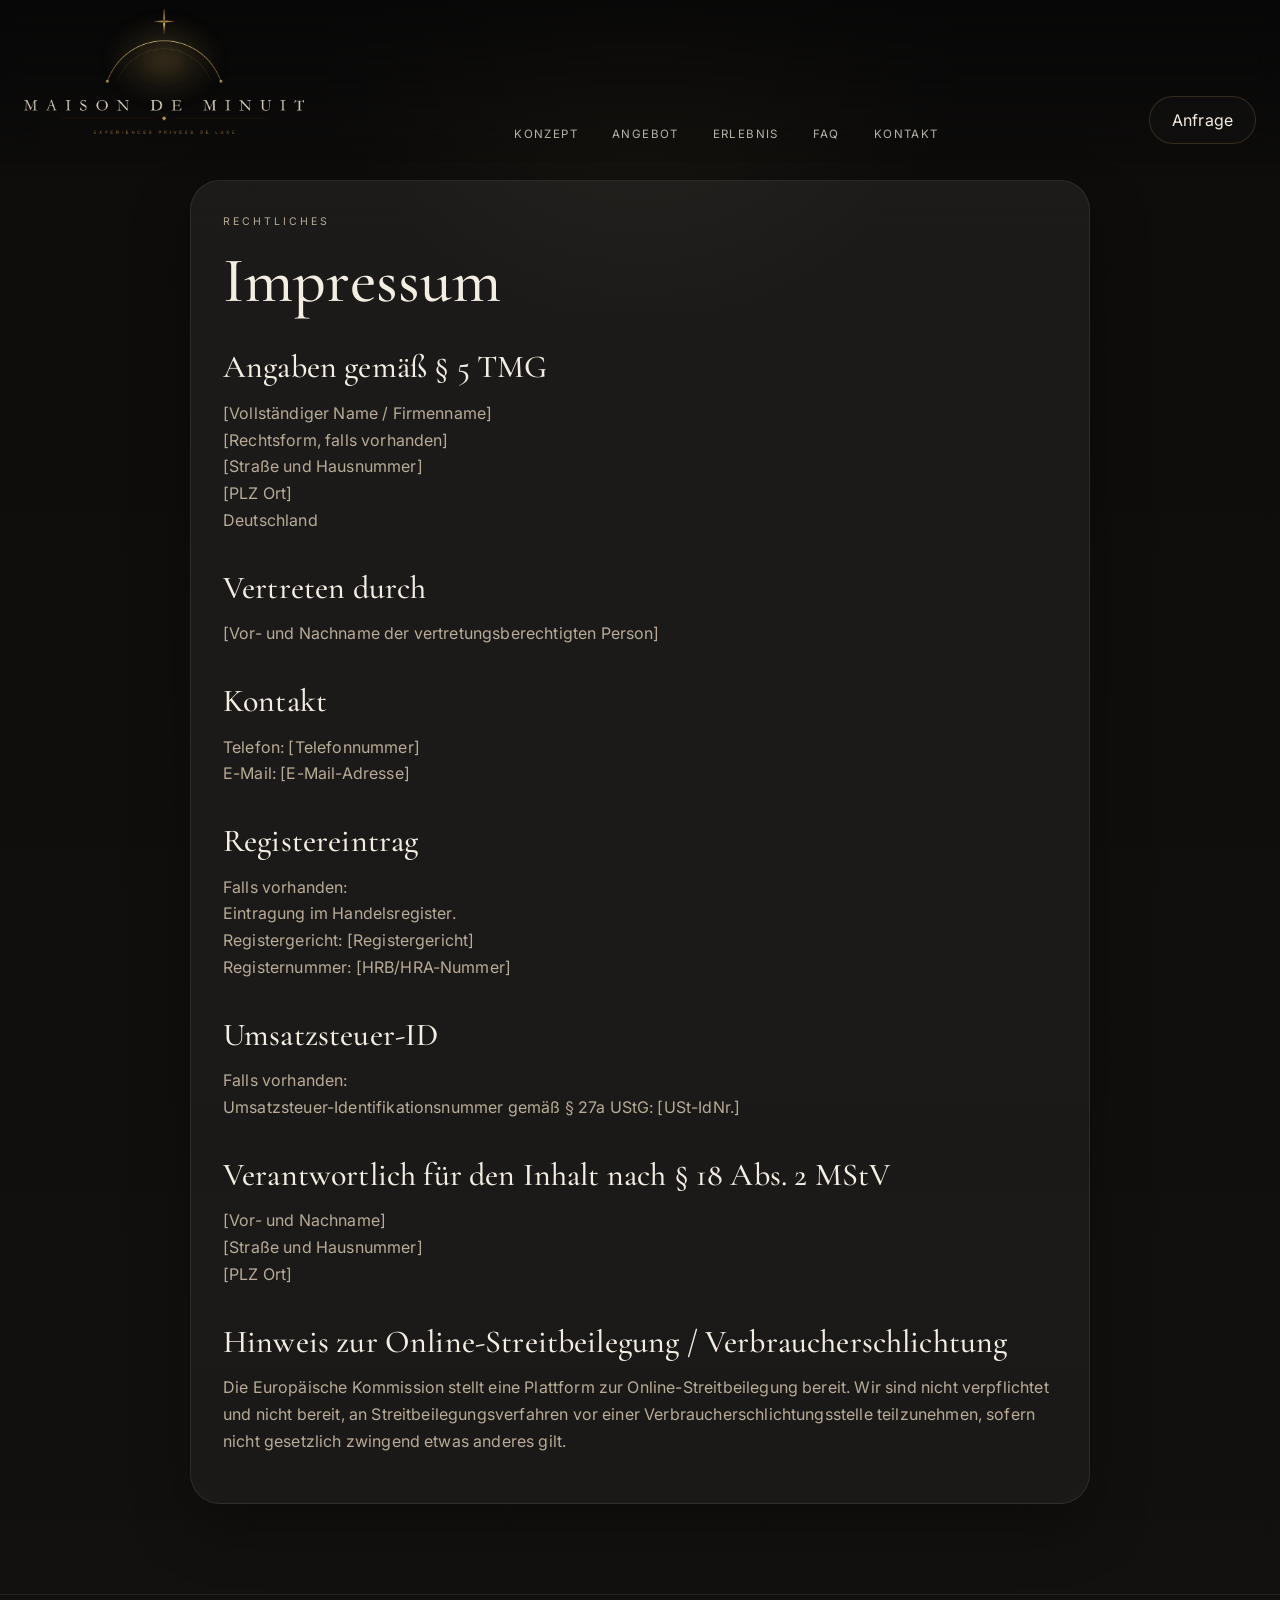
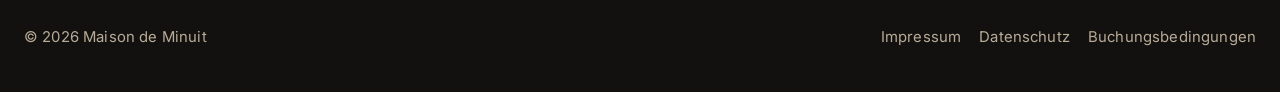
<file: impressum.html>
<!DOCTYPE html>
<html lang="de">
<head>
  <meta charset="UTF-8" />
  <meta name="viewport" content="width=device-width, initial-scale=1.0" />
  <title>Impressum | Maison de Minuit</title>
  <meta name="description" content="Impressum von Maison de Minuit." />
  <link rel="preconnect" href="https://fonts.googleapis.com">
  <link rel="preconnect" href="https://fonts.gstatic.com" crossorigin>
  <link href="https://fonts.googleapis.com/css2?family=Cormorant+Garamond:wght@400;500;600;700&family=Inter:wght@300;400;500&display=swap" rel="stylesheet">
  <link rel="stylesheet" href="styles.css" />
</head>
<body>
  <header class="site-header">
    <div class="container header-inner">
      <a href="index.html" class="brand" aria-label="Maison de Minuit">
        <img src="images/logo-transparent.png" alt="Maison de Minuit logo" class="brand-logo" />
      </a>

      <nav class="desktop-nav" aria-label="Hauptnavigation">
        <a href="index.html#concept">Konzept</a>
        <a href="index.html#offer">Angebot</a>
        <a href="index.html#experience">Erlebnis</a>
        <a href="index.html#faq">FAQ</a>
        <a href="index.html#contact">Kontakt</a>
      </nav>

      <div class="header-actions">
        <a href="index.html#contact" class="button button-outline">Anfrage</a>
      </div>
    </div>
  </header>

  <main class="legal-page">
    <div class="container legal-wrap">
      <div class="legal-card">
        <p class="eyebrow">Rechtliches</p>
        <h1>Impressum</h1>

        <h2>Angaben gemäß § 5 TMG</h2>
        <p>
          [Vollständiger Name / Firmenname]<br>
          [Rechtsform, falls vorhanden]<br>
          [Straße und Hausnummer]<br>
          [PLZ Ort]<br>
          Deutschland
        </p>

        <h2>Vertreten durch</h2>
        <p>[Vor- und Nachname der vertretungsberechtigten Person]</p>

        <h2>Kontakt</h2>
        <p>
          Telefon: [Telefonnummer]<br>
          E-Mail: [E-Mail-Adresse]
        </p>

        <h2>Registereintrag</h2>
        <p>
          Falls vorhanden:<br>
          Eintragung im Handelsregister.<br>
          Registergericht: [Registergericht]<br>
          Registernummer: [HRB/HRA-Nummer]
        </p>

        <h2>Umsatzsteuer-ID</h2>
        <p>
          Falls vorhanden:<br>
          Umsatzsteuer-Identifikationsnummer gemäß § 27a UStG: [USt-IdNr.]
        </p>

        <h2>Verantwortlich für den Inhalt nach § 18 Abs. 2 MStV</h2>
        <p>
          [Vor- und Nachname]<br>
          [Straße und Hausnummer]<br>
          [PLZ Ort]
        </p>

        <h2>Hinweis zur Online-Streitbeilegung / Verbraucherschlichtung</h2>
        <p>
          Die Europäische Kommission stellt eine Plattform zur Online-Streitbeilegung bereit. Wir sind nicht verpflichtet und nicht bereit, an Streitbeilegungsverfahren vor einer Verbraucherschlichtungsstelle teilzunehmen, sofern nicht gesetzlich zwingend etwas anderes gilt.
        </p>
      </div>
    </div>
  </main>

  <footer class="footer">
    <div class="container footer-wrap">
      <div>© <span id="year"></span> Maison de Minuit</div>
      <div class="footer-links">
        <a href="impressum.html">Impressum</a>
        <a href="datenschutz.html">Datenschutz</a>
        <a href="buchungsbedingungen.html">Buchungsbedingungen</a>
      </div>
    </div>
  </footer>

  <script src="script.js"></script>
</body>
</html>
</file>
<file: styles.css>
:root {
  --bg: #0f0e0d;
  --bg-soft: #171513;
  --panel: rgba(255,255,255,0.04);
  --panel-strong: rgba(255,255,255,0.06);
  --text: #f3ede2;
  --muted: #b8ab97;
  --gold: #b7925a;
  --gold-soft: #d3b889;
  --line: rgba(183,146,90,0.22);
  --white-line: rgba(255,255,255,0.08);
  --shadow: 0 24px 60px rgba(0,0,0,0.28);
  --container: 1260px;
  --radius: 30px;
  --section-space: 110px;
}

* { box-sizing: border-box; }
html { scroll-behavior: smooth; }

body {
  margin: 0;
  font-family: 'Inter', sans-serif;
  color: var(--text);
  background:
    radial-gradient(circle at top, rgba(183,146,90,0.08), transparent 18%),
    linear-gradient(180deg, #0d0c0b 0%, #13110f 100%);
  line-height: 1.68;
  letter-spacing: 0.01em;
}

a { color: inherit; text-decoration: none; }
img { display: block; max-width: 100%; }
button, input, select, textarea { font: inherit; }

.container {
  width: min(calc(100% - 48px), var(--container));
  margin: 0 auto;
}

.site-header {
  position: fixed;
  inset: 0 0 auto 0;
  z-index: 1000;
  background: linear-gradient(180deg, rgba(7,7,7,0.90), rgba(7,7,7,0.56), rgba(7,7,7,0.08));
  backdrop-filter: blur(14px);
  border-bottom: none;
  box-shadow: none;
  padding-top: 8px;
  padding-bottom: 18px;
}

.header-inner {
  min-height: 128px;
  display: grid;
  grid-template-columns: auto 1fr auto;
  align-items: end;
  gap: 28px;
}

.brand {
  max-width: 280px;
  display: inline-flex;
  align-items: center;
  flex-shrink: 0;
  padding-top: 0;
  padding-bottom: 10px;
}

.brand-logo {
  display: block;
  width: 100%;
  max-width: 280px;
  height: auto;
  object-fit: contain;
  opacity: 0.96;
}

.desktop-nav {
  display: flex;
  justify-content: center;
  gap: 34px;
  color: rgba(243,237,226,0.74);
  font-size: 0.93rem;
}

.desktop-nav a {
  position: relative;
  text-transform: uppercase;
  letter-spacing: 0.12em;
  font-size: 0.72rem;
}

.desktop-nav a::after {
  content: "";
  position: absolute;
  left: 0;
  bottom: -8px;
  width: 100%;
  height: 1px;
  background: var(--gold);
  transform: scaleX(0);
  transform-origin: left;
  transition: transform .24s ease;
}

.desktop-nav a:hover::after { transform: scaleX(1); }

.header-actions {
  display: flex;
  align-items: center;
  gap: 12px;
}

.language-switch {
  display: inline-flex;
  padding: 5px;
  border-radius: 999px;
  border: 1px solid rgba(255,255,255,0.08);
  background: rgba(255,255,255,0.03);
}

.lang-btn {
  border: none;
  background: transparent;
  color: var(--muted);
  padding: 8px 13px;
  border-radius: 999px;
  cursor: pointer;
}

.lang-btn.active {
  background: rgba(183,146,90,0.14);
  color: var(--text);
}

.button {
  display: inline-flex;
  align-items: center;
  justify-content: center;
  min-height: 48px;
  padding: 0 22px;
  border-radius: 999px;
  cursor: pointer;
  transition: transform .22s ease, background .22s ease, border-color .22s ease;
  border: none;
}

.button:hover { transform: translateY(-1px); }

.button-solid {
  background: linear-gradient(180deg, #d3b889 0%, #b7925a 100%);
  color: #1a140d;
  box-shadow: 0 14px 30px rgba(183,146,90,0.18);
}

.button-outline {
  background: rgba(255,255,255,0.02);
  color: var(--text);
  border: 1px solid rgba(183,146,90,0.22);
}

.menu-toggle {
  display: none;
  width: 46px;
  height: 46px;
  border-radius: 14px;
  border: 1px solid rgba(255,255,255,0.08);
  background: rgba(255,255,255,0.04);
  position: relative;
  cursor: pointer;
  flex-shrink: 0;
}

.menu-toggle span,
.menu-toggle::before,
.menu-toggle::after {
  content: "";
  position: absolute;
  left: 50%;
  width: 18px;
  height: 2px;
  background: var(--text);
  transform: translateX(-50%);
}

.menu-toggle span { top: 22px; }
.menu-toggle::before { top: 16px; }
.menu-toggle::after { top: 28px; }

.mobile-panel {
  display: none;
  border-top: 1px solid rgba(255,255,255,0.08);
  background: rgba(13,12,11,0.96);
}

.mobile-panel.open { display: block; }

.mobile-panel-inner {
  display: grid;
  gap: 16px;
  padding: 18px 0 22px;
}

.mobile-panel-inner a {
  text-transform: uppercase;
  letter-spacing: 0.14em;
  font-size: 0.8rem;
  color: var(--muted);
}

.hero {
  position: relative;
  min-height: 100vh;
  display: grid;
  align-items: end;
  background-image:
    linear-gradient(180deg, rgba(0,0,0,0.22) 0%, rgba(0,0,0,0.58) 100%),
    url('./images/home.png');
  background-position: center;
  background-size: cover;
  background-repeat: no-repeat;
}

.hero::after {
  content: "";
  position: absolute;
  inset: 0;
  background: linear-gradient(90deg, rgba(15,14,13,0.82) 0%, rgba(15,14,13,0.46) 34%, rgba(15,14,13,0.10) 76%);
}

.hero-inner {
  position: relative;
  z-index: 1;
  padding: 160px 0 72px;
}

.hero-copy {
  max-width: 620px;
}

.eyebrow,
.section-label {
  text-transform: uppercase;
  letter-spacing: 0.28em;
  font-size: 0.66rem;
  color: var(--gold-soft);
  margin: 0 0 18px;
}

h1, h2, h3 {
  margin: 0;
  font-family: 'Cormorant Garamond', serif;
  font-weight: 500;
  line-height: 1.01;
}

h1 {
  font-size: clamp(3rem, 5.6vw, 5.4rem);
  max-width: 9ch;
  margin-bottom: 16px;
}

h2 {
  font-size: clamp(1.8rem, 3vw, 3rem);
  margin-bottom: 14px;
}

h3 {
  font-size: 1.22rem;
  margin-bottom: 8px;
}

.lead,
.muted,
.info-block p,
.detail p,
.offer-item p,
.faq-answer p,
.contact-copy p,
.footer-wrap,
.legal-page p,
.legal-page li {
  color: var(--muted);
}

.lead {
  max-width: 50ch;
  font-size: 0.98rem;
  margin: 0;
}

.hero-actions {
  display: flex;
  flex-wrap: wrap;
  gap: 14px;
  margin-top: 30px;
}

.hero-meta {
  display: flex;
  flex-wrap: wrap;
  gap: 14px 22px;
  margin-top: 28px;
  color: rgba(243,237,226,0.82);
  font-size: 0.92rem;
}

.hero-meta span::before {
  content: "•";
  color: var(--gold);
  margin-right: 10px;
}

.section {
  padding: var(--section-space) 0;
}

.section-head {
  max-width: 640px;
}

.offer-head {
  margin-bottom: 34px;
}

.offer-grid {
  display: grid;
  grid-template-columns: repeat(2, 1fr);
  gap: 18px;
}

.offer-item {
  padding: 28px;
  border-radius: var(--radius);
  background: linear-gradient(180deg, var(--panel-strong), var(--panel));
  border: 1px solid rgba(255,255,255,0.08);
  box-shadow: var(--shadow);
}

.offer-card {
  cursor: pointer;
  transition: transform .22s ease, border-color .22s ease, background .22s ease;
}

.offer-card:hover {
  transform: translateY(-4px);
  border-color: rgba(183,146,90,0.24);
  background: linear-gradient(180deg, rgba(255,255,255,0.08), rgba(255,255,255,0.04));
}

.offer-item h3 {
  margin-bottom: 10px;
}

.offer-item p {
  margin: 0;
}

.offer-link {
  display: inline-block;
  margin-top: 16px;
  font-size: 0.78rem;
  text-transform: uppercase;
  letter-spacing: 0.14em;
  color: var(--gold-soft);
}

.intro-wrap {
  display: grid;
  grid-template-columns: 0.9fr 1.1fr;
  gap: 70px;
  align-items: start;
}

.intro-quote {
  padding-top: 16px;
  border-top: 1px solid var(--line);
  font-family: 'Cormorant Garamond', serif;
  font-size: clamp(2rem, 4vw, 3.1rem);
  line-height: 1.08;
  color: var(--text);
}

.info-grid {
  display: grid;
  grid-template-columns: repeat(3, 1fr);
  gap: 18px;
  margin-top: 34px;
}

.info-block,
.detail,
.contact-form,
.faq-item,
.legal-card {
  background: linear-gradient(180deg, var(--panel-strong), var(--panel));
  border: 1px solid rgba(255,255,255,0.08);
  box-shadow: var(--shadow);
  border-radius: var(--radius);
}

.info-block {
  padding: 28px;
  min-height: 220px;
}

.detail-number {
  display: inline-flex;
  width: 40px;
  height: 40px;
  border-radius: 50%;
  align-items: center;
  justify-content: center;
  border: 1px solid var(--line);
  color: var(--gold-soft);
  margin-bottom: 16px;
  font-family: 'Cormorant Garamond', serif;
  font-size: 1.15rem;
}

.details-wrap {
  display: grid;
  grid-template-columns: 1fr 1fr;
  gap: 28px;
  align-items: stretch;
}

.details-visual {
  min-height: 520px;
  border-radius: 34px;
  overflow: hidden;
  box-shadow: var(--shadow);
  position: relative;
  background: #111;
}

.details-visual img {
  width: 100%;
  height: 100%;
  min-height: 520px;
  object-fit: cover;
  display: block;
}

.details-visual::after {
  content: "";
  position: absolute;
  inset: 0;
  background: linear-gradient(180deg, rgba(255,255,255,0.03), rgba(0,0,0,0.24));
  pointer-events: none;
}

.details-list {
  display: grid;
  gap: 18px;
}

.detail {
  padding: 26px;
}

.faq-grid,
.contact-grid {
  display: grid;
  grid-template-columns: 0.92fr 1.08fr;
  gap: 56px;
  align-items: start;
}

.faq-list { display: grid; gap: 14px; }

.faq-item { overflow: hidden; }

.faq-question {
  width: 100%;
  border: none;
  background: transparent;
  padding: 22px 24px;
  display: flex;
  align-items: center;
  justify-content: space-between;
  gap: 16px;
  text-align: left;
  cursor: pointer;
  color: var(--text);
}

.faq-icon {
  width: 32px;
  height: 32px;
  border-radius: 50%;
  border: 1px solid var(--line);
  display: inline-flex;
  align-items: center;
  justify-content: center;
  color: var(--gold-soft);
  flex-shrink: 0;
  transition: transform .22s ease;
}

.faq-answer {
  max-height: 0;
  overflow: hidden;
  transition: max-height .28s ease;
  padding: 0 24px;
}

.faq-answer p { margin: 0 0 22px; }
.faq-item.open .faq-icon { transform: rotate(45deg); }

.contact-form {
  padding: 28px;
}

.form-row {
  display: grid;
  grid-template-columns: 1fr 1fr;
  gap: 16px;
}

.form-field {
  display: grid;
  gap: 8px;
  margin-bottom: 16px;
}

label {
  font-size: 0.92rem;
  color: var(--muted);
}

input,
select,
textarea {
  width: 100%;
  border: 1px solid rgba(183,146,90,0.18);
  background: rgba(255,255,255,0.03);
  border-radius: 18px;
  padding: 15px 16px;
  color: var(--text);
  outline: none;
}

input:focus,
select:focus,
textarea:focus {
  border-color: rgba(183,146,90,0.48);
  box-shadow: 0 0 0 4px rgba(183,146,90,0.10);
}

textarea { min-height: 150px; resize: vertical; }

select option {
  background: #161311;
  color: #f3ede2;
}

select optgroup {
  background: #161311;
  color: #f3ede2;
}

.footer {
  padding: 30px 0 42px;
  border-top: 1px solid rgba(255,255,255,0.08);
}

.footer-wrap {
  display: flex;
  justify-content: space-between;
  gap: 20px;
  flex-wrap: wrap;
  font-size: 0.93rem;
}

.footer-links {
  display: flex;
  flex-wrap: wrap;
  gap: 18px;
}

.footer-links a {
  color: var(--muted);
  transition: color 0.2s ease;
}

.footer-links a:hover {
  color: var(--text);
}

.legal-page {
  padding-top: 180px;
  padding-bottom: 90px;
}

.legal-wrap {
  max-width: 900px;
}

.legal-page h1 {
  font-size: clamp(2.4rem, 5vw, 4.2rem);
  max-width: none;
  margin-bottom: 18px;
}

.legal-page h2 {
  font-size: clamp(1.35rem, 2.5vw, 2rem);
  margin-top: 38px;
  margin-bottom: 12px;
}

.legal-page ul {
  padding-left: 20px;
}

.legal-card {
  padding: 32px;
}

/* MODALS */
.modal-overlay {
  position: fixed;
  inset: 0;
  background: rgba(7, 7, 7, 0.76);
  backdrop-filter: blur(10px);
  display: none;
  align-items: center;
  justify-content: center;
  padding: 24px;
  z-index: 3000;
}

.modal-overlay.open {
  display: flex;
}

.modal-box {
  width: min(1080px, 100%);
  max-height: 90vh;
  overflow: auto;
  display: grid;
  grid-template-columns: 1.05fr 0.95fr;
  background: linear-gradient(180deg, rgba(24,22,20,0.98), rgba(16,15,14,0.98));
  border: 1px solid rgba(255,255,255,0.08);
  border-radius: 28px;
  box-shadow: 0 30px 80px rgba(0,0,0,0.42);
  position: relative;

  /* hide scrollbar visually */
  -ms-overflow-style: none;
  scrollbar-width: none;
}

.modal-box::-webkit-scrollbar {
  width: 0;
  height: 0;
  display: none;
}

.modal-media img {
  width: 100%;
  height: 100%;
  min-height: 520px;
  object-fit: cover;
  display: block;
  border-radius: 28px 0 0 28px;
}

.modal-content {
  padding: 44px 40px;
  display: flex;
  flex-direction: column;
  justify-content: center;
}

.modal-content h2 {
  margin-bottom: 14px;
}

.modal-content p {
  color: var(--muted);
  margin-top: 0;
}

.modal-highlights {
  margin: 18px 0 0;
  padding-left: 18px;
  color: var(--muted);
}

.modal-highlights li + li {
  margin-top: 8px;
}

.modal-close {
  position: absolute;
  top: 18px;
  right: 18px;
  width: 44px;
  height: 44px;
  border-radius: 50%;
  border: 1px solid rgba(255,255,255,0.10);
  background: rgba(255,255,255,0.04);
  color: var(--text);
  font-size: 1.6rem;
  line-height: 1;
  cursor: pointer;
  z-index: 2;
}

.modal-close:hover {
  background: rgba(255,255,255,0.08);
}

body.modal-open {
  overflow: hidden;
}

@media (max-width: 1100px) {
  .desktop-nav,
  .button-outline {
    display: none;
  }

  .menu-toggle { display: inline-block; }

  .offer-grid,
  .intro-wrap,
  .info-grid,
  .details-wrap,
  .faq-grid,
  .contact-grid,
  .form-row {
    grid-template-columns: 1fr;
  }

  .hero {
    min-height: auto;
  }

  .hero::after {
    background: linear-gradient(180deg, rgba(15,14,13,0.82) 0%, rgba(15,14,13,0.46) 40%, rgba(15,14,13,0.18) 100%);
  }

  .details-visual {
    min-height: 420px;
  }
}

@media (max-width: 900px) {
  .modal-box {
    grid-template-columns: 1fr;
  }

  .modal-media img {
    min-height: 280px;
    border-radius: 28px 28px 0 0;
  }

  .modal-content {
    padding: 28px 24px 30px;
  }
}

@media (max-width: 720px) {
  .site-header {
    padding-top: 4px;
    padding-bottom: 8px;
    background: linear-gradient(180deg, rgba(7,7,7,0.94), rgba(7,7,7,0.72), rgba(7,7,7,0.18));
    backdrop-filter: blur(16px);
  }

  .header-inner {
    min-height: 82px;
    grid-template-columns: 1fr auto auto;
    align-items: center;
    gap: 10px;
  }

  .brand {
    max-width: 170px;
    padding-bottom: 0;
  }

  .brand-logo {
    max-width: 170px;
  }

  .header-actions {
    gap: 8px;
    justify-content: flex-end;
    flex-wrap: nowrap;
  }

  .language-switch {
    padding: 4px;
    gap: 0;
    border-radius: 999px;
    background: rgba(255,255,255,0.04);
    border: 1px solid rgba(255,255,255,0.08);
  }

  .lang-btn {
    width: 42px;
    height: 42px;
    padding: 0;
    font-size: 0.95rem;
  }

  .menu-toggle {
    display: inline-block;
    width: 42px;
    height: 42px;
    border-radius: 50%;
    background: rgba(255,255,255,0.04);
    border: 1px solid rgba(255,255,255,0.08);
    flex-shrink: 0;
  }

  .menu-toggle span,
  .menu-toggle::before,
  .menu-toggle::after {
    width: 16px;
  }

  .menu-toggle span { top: 20px; }
  .menu-toggle::before { top: 14px; }
  .menu-toggle::after { top: 26px; }

  .mobile-panel {
    margin-top: 6px;
    border-top: none;
    background: rgba(14,13,12,0.96);
    border-radius: 18px;
    overflow: hidden;
  }

  .mobile-panel-inner {
    gap: 0;
    padding: 8px 0;
  }

  .mobile-panel-inner a {
    padding: 14px 18px;
    font-size: 0.78rem;
    letter-spacing: 0.12em;
    border-bottom: 1px solid rgba(255,255,255,0.05);
  }

  .mobile-panel-inner a:last-child {
    border-bottom: none;
  }

  .hero-inner {
    padding-top: 132px;
  }

  h1 {
    font-size: clamp(2.3rem, 8vw, 3.4rem);
    max-width: 8.5ch;
  }

  h2 {
    font-size: 1.6rem;
  }

  h3 {
    font-size: 1.05rem;
  }

  .lead {
    font-size: 0.94rem;
  }

  .hero-actions {
    flex-wrap: wrap;
  }

  .legal-page {
    padding-top: 150px;
    padding-bottom: 70px;
  }

  .legal-card {
    padding: 24px;
  }
}
</file>
